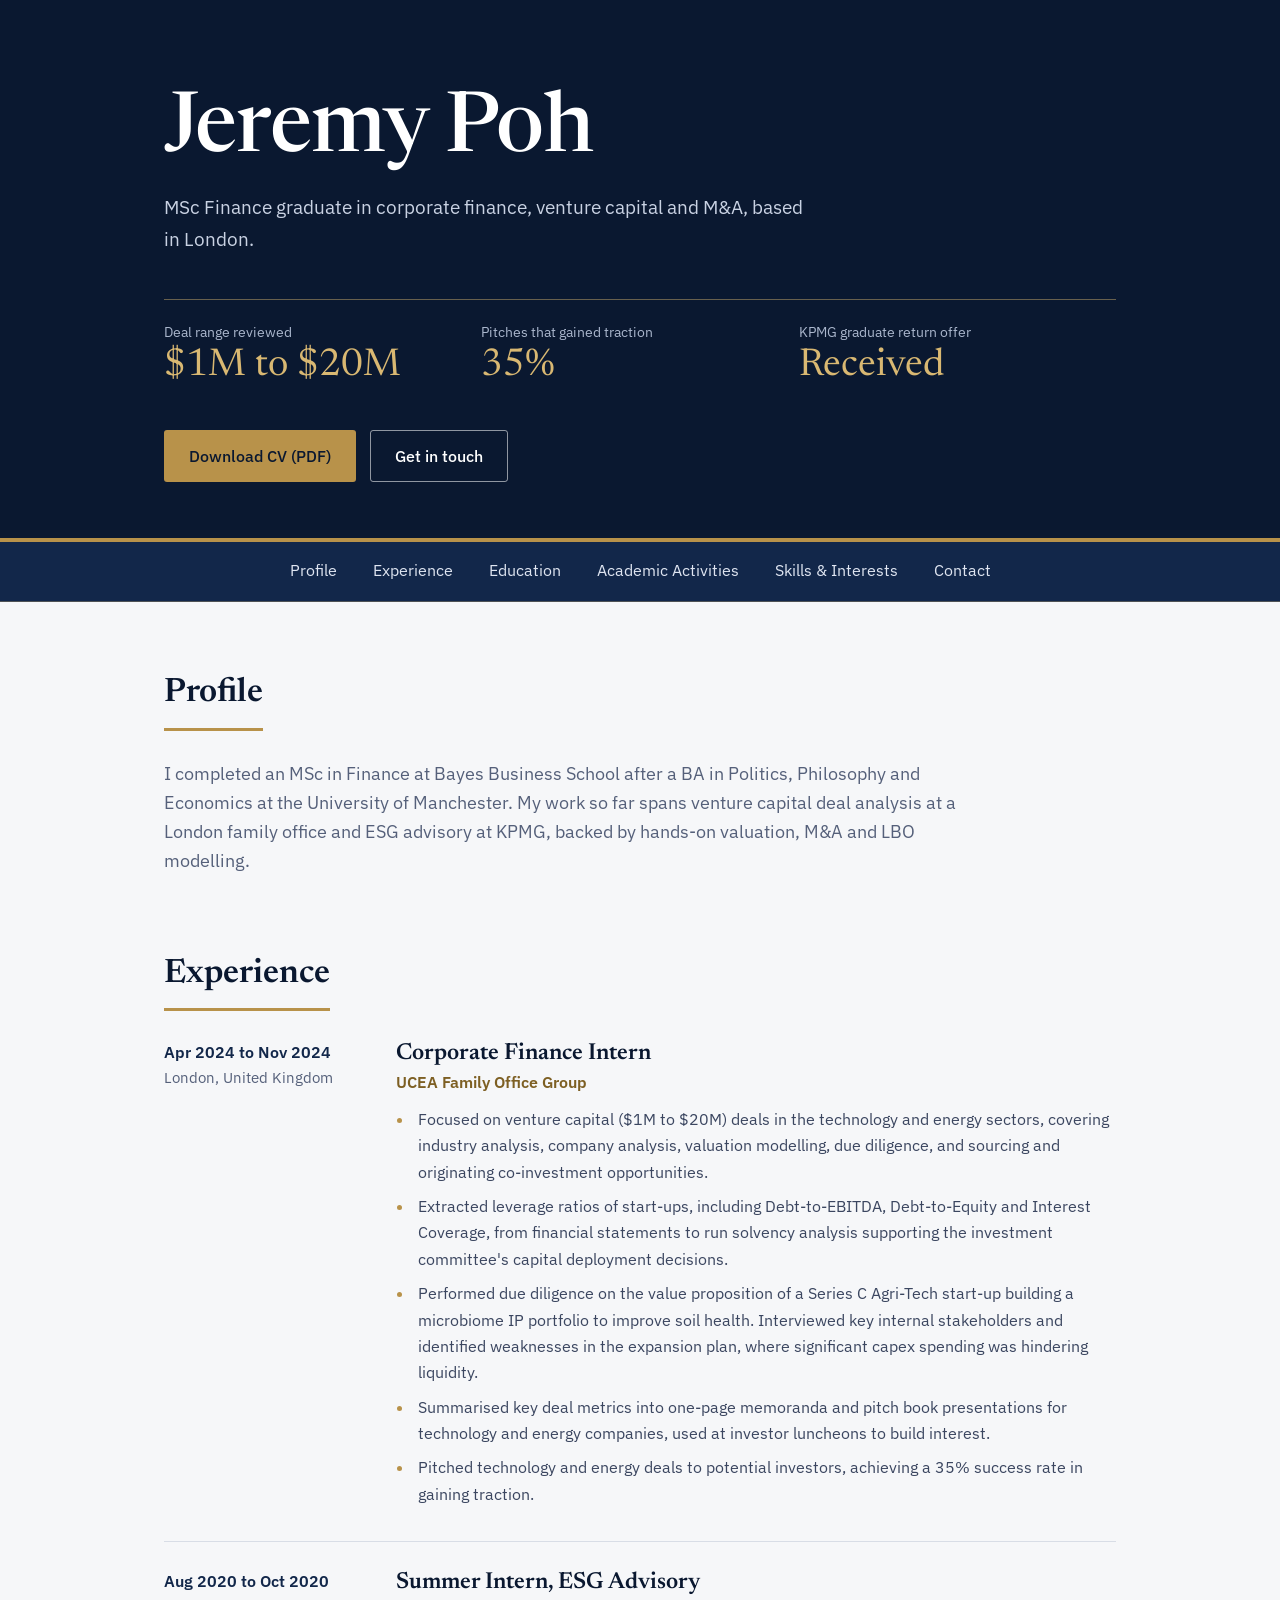
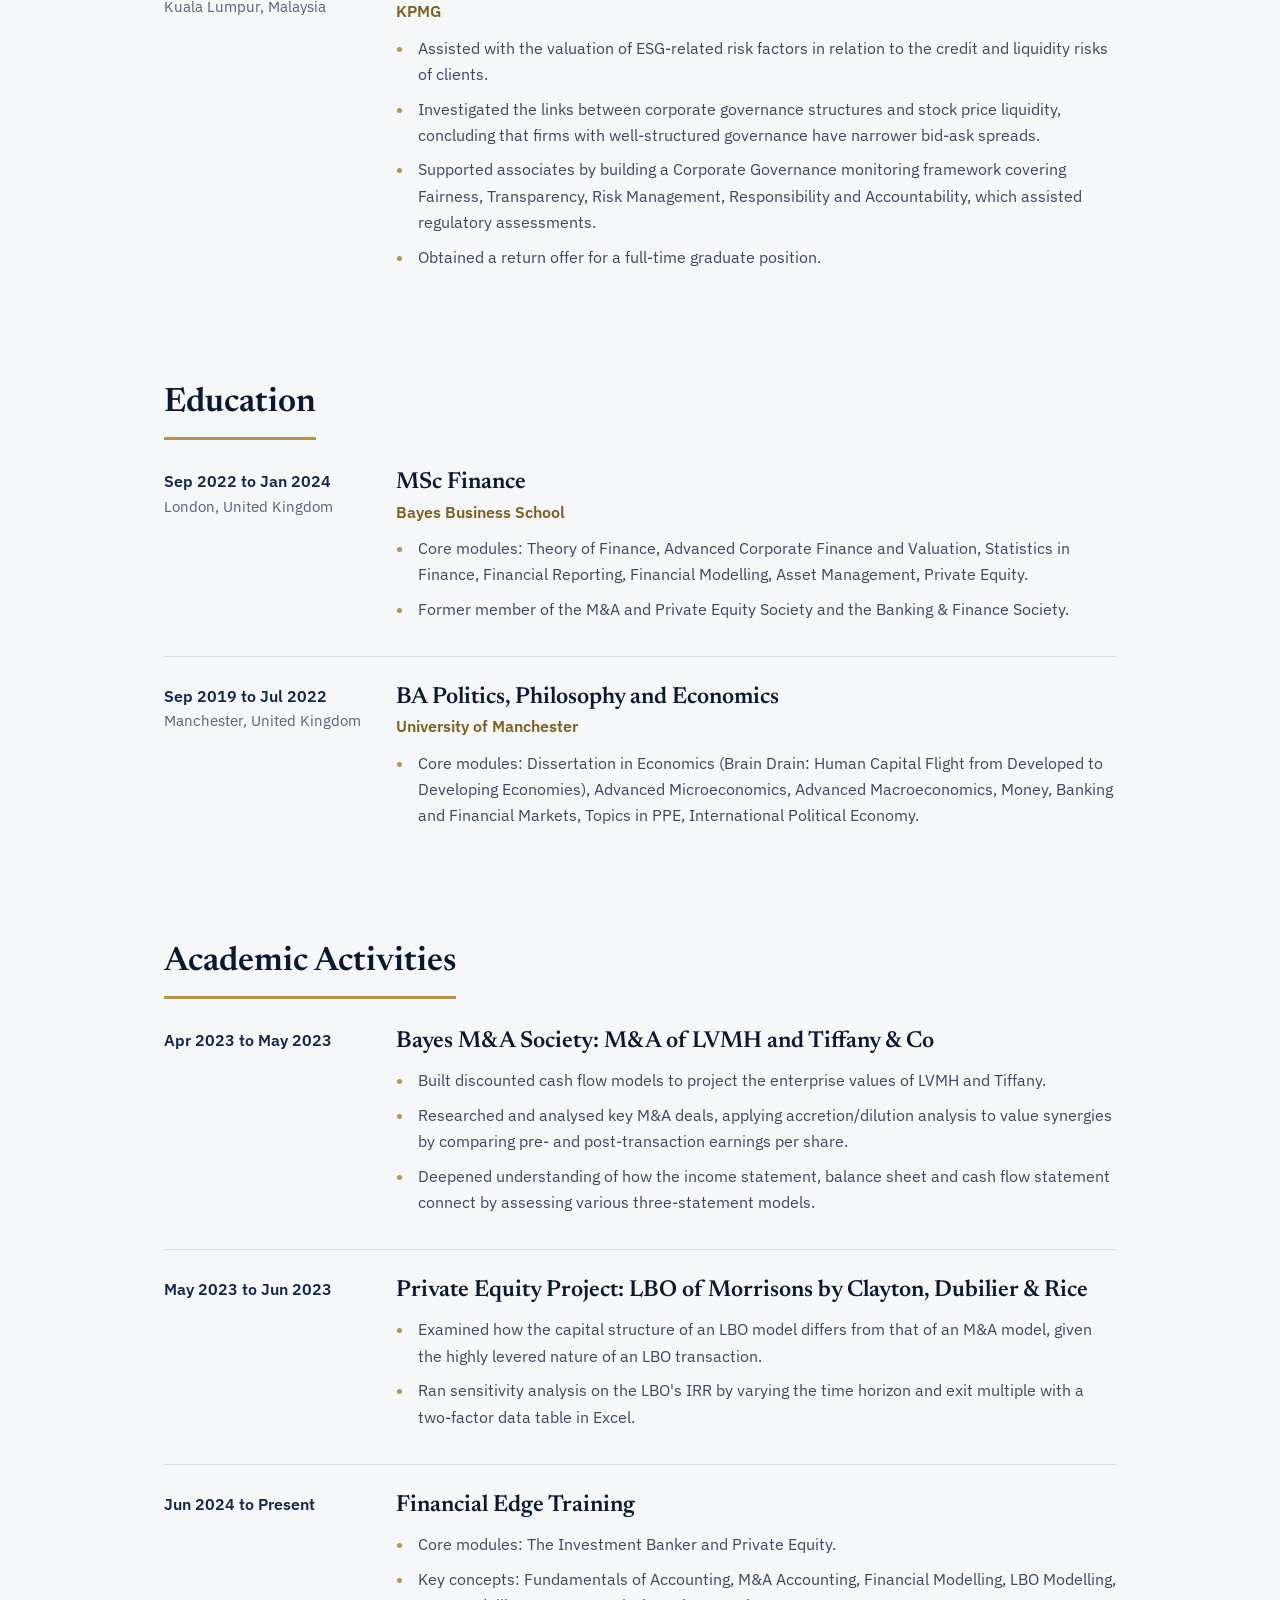
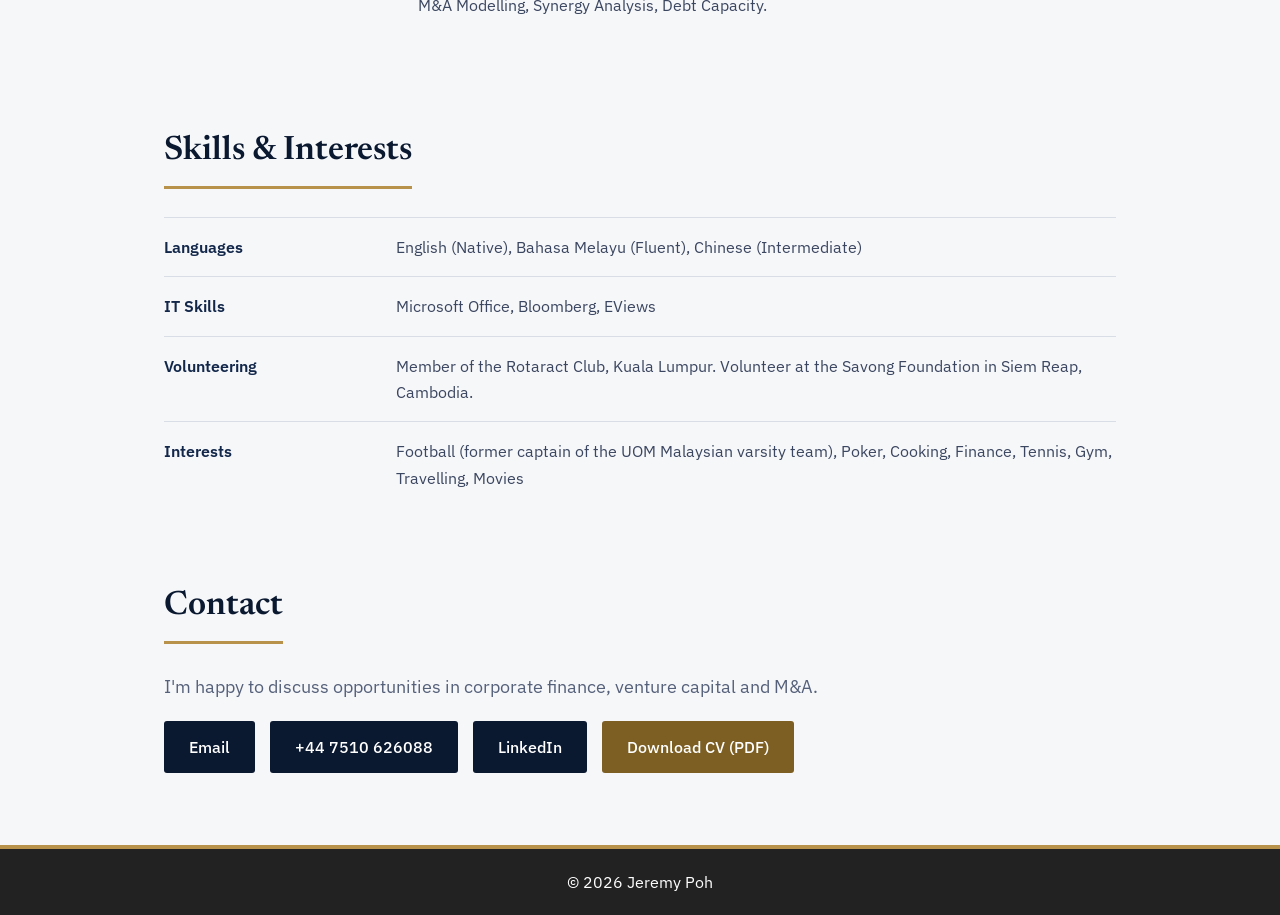
<file: index.html>
<!DOCTYPE html>
<html lang="en">
<head>
  <meta charset="UTF-8" />
  <meta name="viewport" content="width=device-width, initial-scale=1.0" />
  <title>Jeremy Poh | MSc Finance Graduate</title>
  <meta name="description" content="Jeremy Poh: MSc Finance graduate with experience in venture capital, corporate finance and ESG advisory." />
  <link rel="preconnect" href="https://fonts.googleapis.com" />
  <link rel="preconnect" href="https://fonts.gstatic.com" crossorigin />
  <link href="https://fonts.googleapis.com/css2?family=IBM+Plex+Sans:wght@400;500;600&family=Newsreader:opsz,wght@6..72,400;6..72,500;6..72,600&display=swap" rel="stylesheet" />
  <link rel="stylesheet" href="style.css" />
</head>
<body>
  <header class="header" id="top">
    <div class="container">
      <h1>Jeremy Poh</h1>
      <p class="tagline">MSc Finance graduate in corporate finance, venture capital and M&amp;A, based in London.</p>

      <dl class="key-facts">
        <div><dt>Deal range reviewed</dt><dd>$1M to $20M</dd></div>
        <div><dt>Pitches that gained traction</dt><dd>35%</dd></div>
        <div><dt>KPMG graduate return offer</dt><dd>Received</dd></div>
      </dl>

      <div class="header-actions">
        <a href="Jeremy_Poh_CV_2025.pdf" class="button button-gold" download>Download CV (PDF)</a>
        <a href="#contact" class="button button-outline">Get in touch</a>
      </div>
    </div>
  </header>

  <nav class="navbar" aria-label="Main">
    <div class="container">
      <ul class="nav-links">
        <li><a href="#about">Profile</a></li>
        <li><a href="#experience">Experience</a></li>
        <li><a href="#education">Education</a></li>
        <li><a href="#activities">Academic Activities</a></li>
        <li><a href="#skills">Skills &amp; Interests</a></li>
        <li><a href="#contact">Contact</a></li>
      </ul>
    </div>
  </nav>

  <main class="container">
    <section id="about" class="section">
      <h2>Profile</h2>
      <p class="lead">
        I completed an MSc in Finance at Bayes Business School after a BA in Politics, Philosophy
        and Economics at the University of Manchester. My work so far spans venture capital deal
        analysis at a London family office and ESG advisory at KPMG, backed by hands-on
        valuation, M&amp;A and LBO modelling.
      </p>
    </section>

    <section id="experience" class="section">
      <h2>Experience</h2>

      <article class="entry">
        <div class="entry-meta">
          <p class="entry-date">Apr 2024 to Nov 2024</p>
          <p class="entry-place">London, United Kingdom</p>
        </div>
        <div class="entry-body">
          <h3>Corporate Finance Intern</h3>
          <p class="entry-org">UCEA Family Office Group</p>
          <ul>
            <li>Focused on venture capital ($1M to $20M) deals in the technology and energy sectors, covering industry analysis, company analysis, valuation modelling, due diligence, and sourcing and originating co-investment opportunities.</li>
            <li>Extracted leverage ratios of start-ups, including Debt-to-EBITDA, Debt-to-Equity and Interest Coverage, from financial statements to run solvency analysis supporting the investment committee's capital deployment decisions.</li>
            <li>Performed due diligence on the value proposition of a Series C Agri-Tech start-up building a microbiome IP portfolio to improve soil health. Interviewed key internal stakeholders and identified weaknesses in the expansion plan, where significant capex spending was hindering liquidity.</li>
            <li>Summarised key deal metrics into one-page memoranda and pitch book presentations for technology and energy companies, used at investor luncheons to build interest.</li>
            <li>Pitched technology and energy deals to potential investors, achieving a 35% success rate in gaining traction.</li>
          </ul>
        </div>
      </article>

      <article class="entry">
        <div class="entry-meta">
          <p class="entry-date">Aug 2020 to Oct 2020</p>
          <p class="entry-place">Kuala Lumpur, Malaysia</p>
        </div>
        <div class="entry-body">
          <h3>Summer Intern, ESG Advisory</h3>
          <p class="entry-org">KPMG</p>
          <ul>
            <li>Assisted with the valuation of ESG-related risk factors in relation to the credit and liquidity risks of clients.</li>
            <li>Investigated the links between corporate governance structures and stock price liquidity, concluding that firms with well-structured governance have narrower bid-ask spreads.</li>
            <li>Supported associates by building a Corporate Governance monitoring framework covering Fairness, Transparency, Risk Management, Responsibility and Accountability, which assisted regulatory assessments.</li>
            <li>Obtained a return offer for a full-time graduate position.</li>
          </ul>
        </div>
      </article>
    </section>

    <section id="education" class="section">
      <h2>Education</h2>

      <article class="entry">
        <div class="entry-meta">
          <p class="entry-date">Sep 2022 to Jan 2024</p>
          <p class="entry-place">London, United Kingdom</p>
        </div>
        <div class="entry-body">
          <h3>MSc Finance</h3>
          <p class="entry-org">Bayes Business School</p>
          <ul>
            <li>Core modules: Theory of Finance, Advanced Corporate Finance and Valuation, Statistics in Finance, Financial Reporting, Financial Modelling, Asset Management, Private Equity.</li>
            <li>Former member of the M&amp;A and Private Equity Society and the Banking &amp; Finance Society.</li>
          </ul>
        </div>
      </article>

      <article class="entry">
        <div class="entry-meta">
          <p class="entry-date">Sep 2019 to Jul 2022</p>
          <p class="entry-place">Manchester, United Kingdom</p>
        </div>
        <div class="entry-body">
          <h3>BA Politics, Philosophy and Economics</h3>
          <p class="entry-org">University of Manchester</p>
          <ul>
            <li>Core modules: Dissertation in Economics (Brain Drain: Human Capital Flight from Developed to Developing Economies), Advanced Microeconomics, Advanced Macroeconomics, Money, Banking and Financial Markets, Topics in PPE, International Political Economy.</li>
          </ul>
        </div>
      </article>
    </section>

    <section id="activities" class="section">
      <h2>Academic Activities</h2>

      <article class="entry">
        <div class="entry-meta">
          <p class="entry-date">Apr 2023 to May 2023</p>
        </div>
        <div class="entry-body">
          <h3>Bayes M&amp;A Society: M&amp;A of LVMH and Tiffany &amp; Co</h3>
          <ul>
            <li>Built discounted cash flow models to project the enterprise values of LVMH and Tiffany.</li>
            <li>Researched and analysed key M&amp;A deals, applying accretion/dilution analysis to value synergies by comparing pre- and post-transaction earnings per share.</li>
            <li>Deepened understanding of how the income statement, balance sheet and cash flow statement connect by assessing various three-statement models.</li>
          </ul>
        </div>
      </article>

      <article class="entry">
        <div class="entry-meta">
          <p class="entry-date">May 2023 to Jun 2023</p>
        </div>
        <div class="entry-body">
          <h3>Private Equity Project: LBO of Morrisons by Clayton, Dubilier &amp; Rice</h3>
          <ul>
            <li>Examined how the capital structure of an LBO model differs from that of an M&amp;A model, given the highly levered nature of an LBO transaction.</li>
            <li>Ran sensitivity analysis on the LBO's IRR by varying the time horizon and exit multiple with a two-factor data table in Excel.</li>
          </ul>
        </div>
      </article>

      <article class="entry">
        <div class="entry-meta">
          <p class="entry-date">Jun 2024 to Present</p>
        </div>
        <div class="entry-body">
          <h3>Financial Edge Training</h3>
          <ul>
            <li>Core modules: The Investment Banker and Private Equity.</li>
            <li>Key concepts: Fundamentals of Accounting, M&amp;A Accounting, Financial Modelling, LBO Modelling, M&amp;A Modelling, Synergy Analysis, Debt Capacity.</li>
          </ul>
        </div>
      </article>
    </section>

    <section id="skills" class="section">
      <h2>Skills &amp; Interests</h2>
      <dl class="skills-list">
        <div><dt>Languages</dt><dd>English (Native), Bahasa Melayu (Fluent), Chinese (Intermediate)</dd></div>
        <div><dt>IT Skills</dt><dd>Microsoft Office, Bloomberg, EViews</dd></div>
        <div><dt>Volunteering</dt><dd>Member of the Rotaract Club, Kuala Lumpur. Volunteer at the Savong Foundation in Siem Reap, Cambodia.</dd></div>
        <div><dt>Interests</dt><dd>Football (former captain of the UOM Malaysian varsity team), Poker, Cooking, Finance, Tennis, Gym, Travelling, Movies</dd></div>
      </dl>
    </section>

    <section id="contact" class="section">
      <h2>Contact</h2>
      <p class="lead">I'm happy to discuss opportunities in corporate finance, venture capital and M&amp;A.</p>
      <div class="contact-links">
        <a href="mailto:jeremypoheekeong@gmail.com" class="button button-navy">Email</a>
        <a href="tel:+447510626088" class="button button-navy">+44 7510 626088</a>
        <a href="https://www.linkedin.com/in/jeremy-poh" class="button button-navy" target="_blank" rel="noopener noreferrer">LinkedIn</a>
        <a href="Jeremy_Poh_CV_2025.pdf" class="button button-gold-dark" download>Download CV (PDF)</a>
      </div>
    </section>
  </main>

  <footer class="footer">
    <div class="container">
      <p>&copy; 2026 Jeremy Poh</p>
    </div>
  </footer>

  <script src="script.js"></script>
</body>
</html>
</file>
<file: style.css>
:root {
  --navy-900: #0a1830;
  --navy-700: #12274a;
  --gold: #b8924a;
  --gold-light: #d9b872;
  --gold-text: #7d5f23;
  --paper: #f6f7f9;
  --white: #ffffff;
  --ink: #1b2433;
  --muted: #55607a;
  --rule: #d8dde6;
}

* { margin: 0; padding: 0; box-sizing: border-box; }

html { scroll-behavior: smooth; }

body {
  font-family: "IBM Plex Sans", "Segoe UI", Tahoma, Geneva, Verdana, sans-serif;
  line-height: 1.65;
  color: var(--ink);
  background: var(--paper);
}

h1, h2, h3 { font-family: "Newsreader", Georgia, "Times New Roman", serif; }

.container { max-width: 1000px; margin: 0 auto; padding: 0 24px; }

a:focus-visible, .button:focus-visible {
  outline: 3px solid var(--gold-light);
  outline-offset: 3px;
}

/* Header */
.header {
  background: var(--navy-900);
  color: var(--white);
  padding: 88px 0 56px;
  border-bottom: 4px solid var(--gold);
}

.header h1 {
  font-size: clamp(3rem, 8vw, 5.2rem);
  font-weight: 500;
  line-height: 1.05;
  letter-spacing: -0.01em;
  margin-bottom: 16px;
}

.tagline {
  font-size: 1.2rem;
  color: #c9d2e3;
  max-width: 34em;
}

.key-facts {
  display: grid;
  grid-template-columns: repeat(auto-fit, minmax(190px, 1fr));
  margin: 44px 0 36px;
  border-top: 1px solid rgba(217, 184, 114, 0.45);
}

.key-facts > div {
  padding: 20px 24px 4px 0;
}

.key-facts dt { font-size: 0.9rem; color: #aab6cc; }

.key-facts dd {
  font-family: "Newsreader", Georgia, serif;
  font-size: 2.4rem;
  line-height: 1.2;
  color: var(--gold-light);
}

.header-actions { display: flex; flex-wrap: wrap; gap: 14px; }

/* Buttons */
.button {
  display: inline-block;
  padding: 12px 24px;
  border-radius: 3px;
  border: 1px solid transparent;
  font-weight: 500;
  text-decoration: none;
  transition: background 0.25s ease, color 0.25s ease, border-color 0.25s ease;
}

.button-gold { background: var(--gold); color: var(--navy-900); }
.button-gold:hover { background: var(--gold-light); }

.button-outline { border-color: rgba(255, 255, 255, 0.55); color: var(--white); }
.button-outline:hover { border-color: var(--gold-light); color: var(--gold-light); }

.button-navy { background: var(--navy-900); color: var(--white); }
.button-navy:hover { background: var(--navy-700); }

.button-gold-dark { background: var(--gold-text); color: var(--white); }
.button-gold-dark:hover { background: #664c1b; }

/* Navigation */
.navbar {
  background: var(--navy-700);
  position: sticky;
  top: 0;
  z-index: 10;
  border-bottom: 1px solid rgba(217, 184, 114, 0.3);
}

.nav-links {
  list-style: none;
  display: flex;
  justify-content: center;
  gap: 4px;
  overflow-x: auto;
  scrollbar-width: none;
}

.nav-links::-webkit-scrollbar { display: none; }

.nav-links a {
  display: block;
  white-space: nowrap;
  color: #dfe5f1;
  text-decoration: none;
  padding: 15px 16px;
  border-bottom: 3px solid transparent;
  transition: color 0.25s ease, border-color 0.25s ease;
}

.nav-links a:hover { color: var(--white); }

.nav-links a.active {
  color: var(--gold-light);
  border-bottom-color: var(--gold);
}

/* Sections */
.section { padding: 64px 0 8px; scroll-margin-top: 52px; }
#contact { padding-bottom: 72px; }

.section h2 {
  font-size: 2.1rem;
  font-weight: 600;
  color: var(--navy-900);
  border-bottom: 3px solid var(--gold);
  display: inline-block;
  padding-bottom: 6px;
  margin-bottom: 28px;
}

.lead { font-size: 1.1rem; color: var(--muted); max-width: 46em; }

/* Experience, education and activities entries */
.entry {
  display: grid;
  grid-template-columns: 200px 1fr;
  gap: 32px;
  padding: 26px 0;
  border-top: 1px solid var(--rule);
}

.entry:first-of-type { border-top: none; padding-top: 0; }

.entry-date { font-weight: 600; color: var(--navy-700); }
.entry-place { font-size: 0.92rem; color: var(--muted); }

.entry-body h3 {
  font-size: 1.45rem;
  font-weight: 600;
  line-height: 1.3;
  color: var(--navy-900);
}

.entry-org { color: var(--gold-text); font-weight: 600; margin-bottom: 10px; }

.entry-body ul { padding-left: 1.1em; color: #3b4660; }
.entry-body li { margin-bottom: 8px; padding-left: 4px; }
.entry-body li::marker { color: var(--gold); }
.entry-body h3 + ul { margin-top: 10px; }

/* Skills */
.skills-list > div {
  display: grid;
  grid-template-columns: 200px 1fr;
  gap: 32px;
  padding: 16px 0;
  border-top: 1px solid var(--rule);
}

.skills-list dt { font-weight: 600; color: var(--navy-700); }
.skills-list dd { color: #3b4660; }

/* Contact */
.contact-links { display: flex; flex-wrap: wrap; gap: 14px; margin-top: 24px; }

/* Footer */
.footer {
  background: var(--navy-900);
  color: #aab6cc;
  text-align: center;
  padding: 22px 0;
  border-top: 4px solid var(--gold);
}

@media (max-width: 768px) {
  .header { padding: 64px 0 40px; }
  .nav-links { justify-content: flex-start; }
  .entry, .skills-list > div { grid-template-columns: 1fr; gap: 6px; }
  .contact-links { flex-direction: column; }
  .contact-links .button { text-align: center; }
}

@media (prefers-reduced-motion: reduce) {
  html { scroll-behavior: auto; }
  * { transition: none !important; }
}
  font-size: 1.05rem;
  color: #555;
}

.skills-grid {
  display: grid;
  grid-template-columns: repeat(auto-fit, minmax(220px, 1fr));
  gap: 20px;
  margin-top: 20px;
}

.skill-card {
  background: white;
  padding: 25px;
  border-radius: 10px;
  box-shadow: 0 4px 12px rgba(0, 0, 0, 0.08);
  transition: transform 0.3s ease;
}

.skill-card:hover {
  transform: translateY(-5px);
}

.skill-card h3 {
  color: #667eea;
  margin-bottom: 8px;
}

.contact-links {
  display: flex;
  flex-wrap: wrap;
  gap: 15px;
  margin-top: 20px;
}

.contact-button {
  display: inline-block;
  padding: 12px 22px;
  border-radius: 6px;
  background: linear-gradient(135deg, #667eea 0%, #764ba2 100%);
  color: white;
  text-decoration: none;
  transition: opacity 0.3s ease;
}

.contact-button:hover {
  opacity: 0.9;
}

.footer {
  background: #222;
  color: white;
  text-align: center;
  padding: 20px 0;
}

@media (max-width: 768px) {
  .header h1 {
    font-size: 2.2rem;
  }

  .nav-links {
    flex-direction: column;
    align-items: center;
  }

  .contact-links {
    flex-direction: column;
  }
}
</file>
